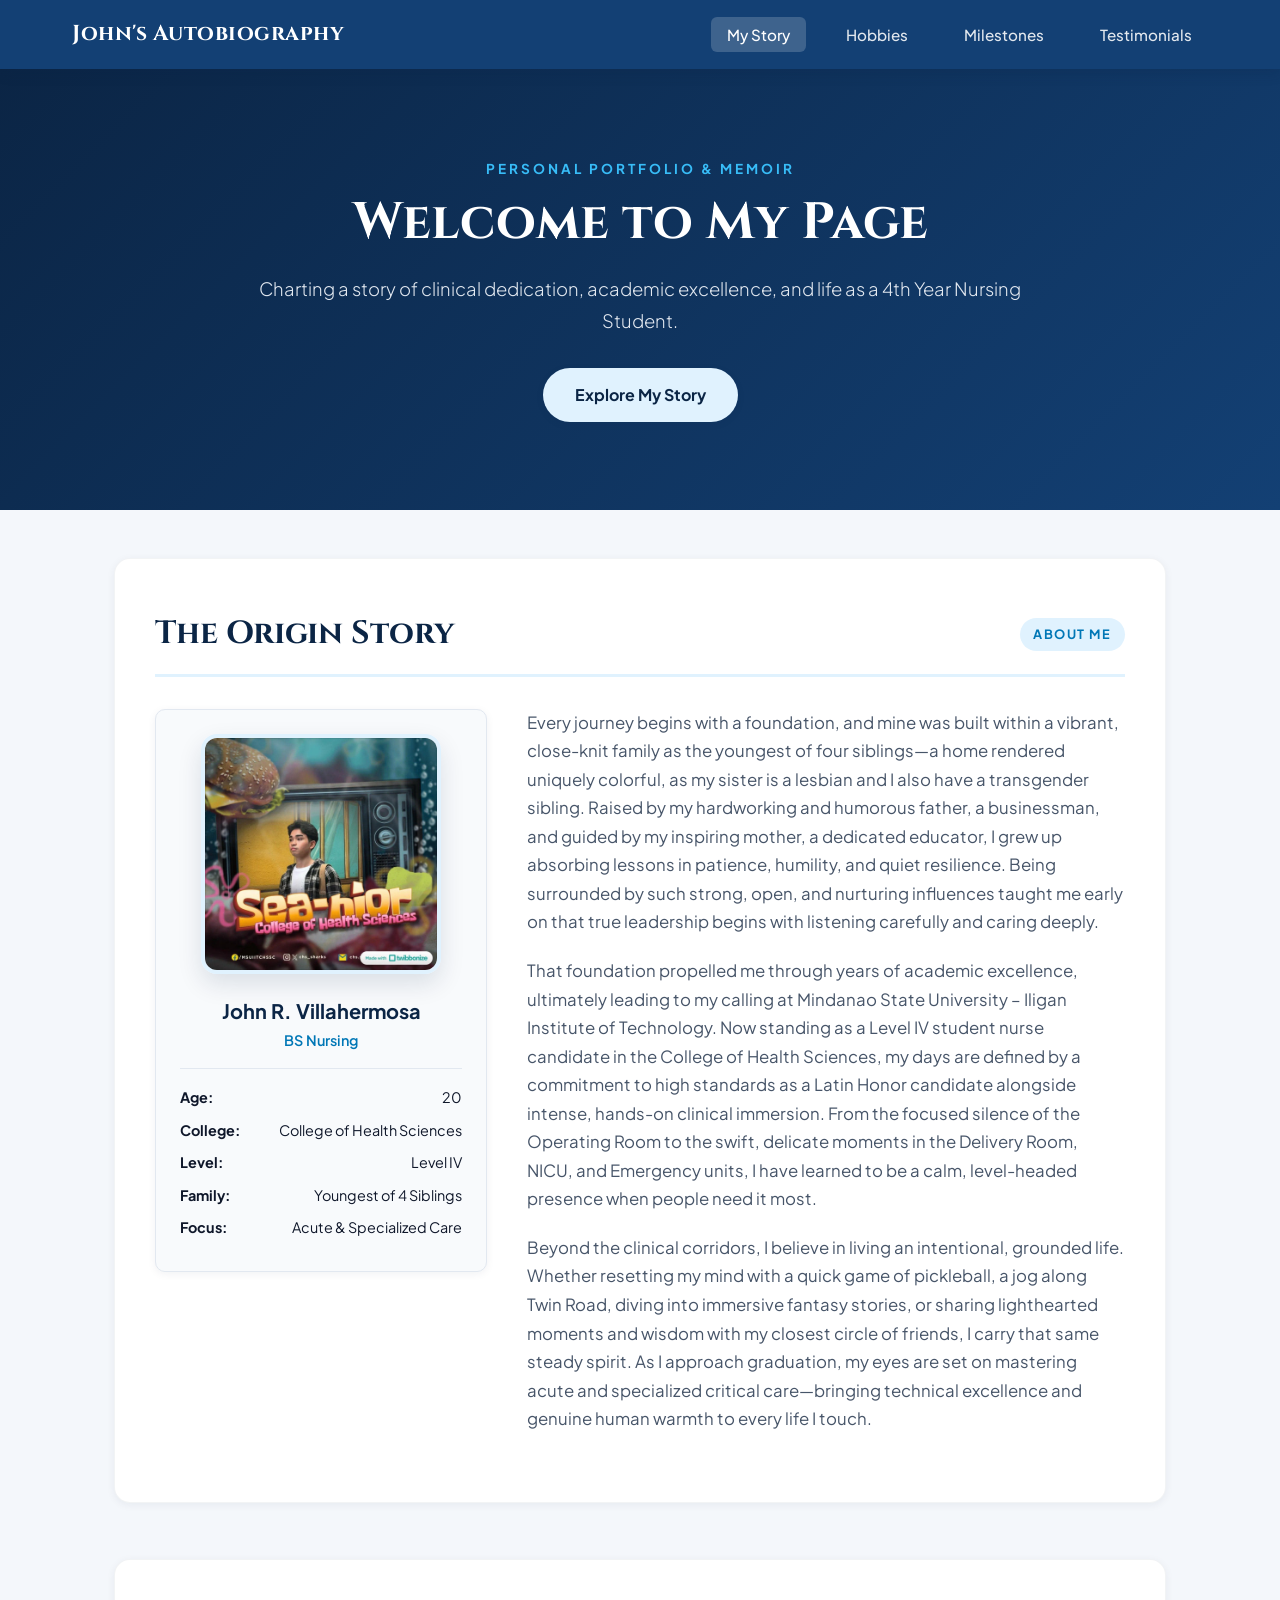
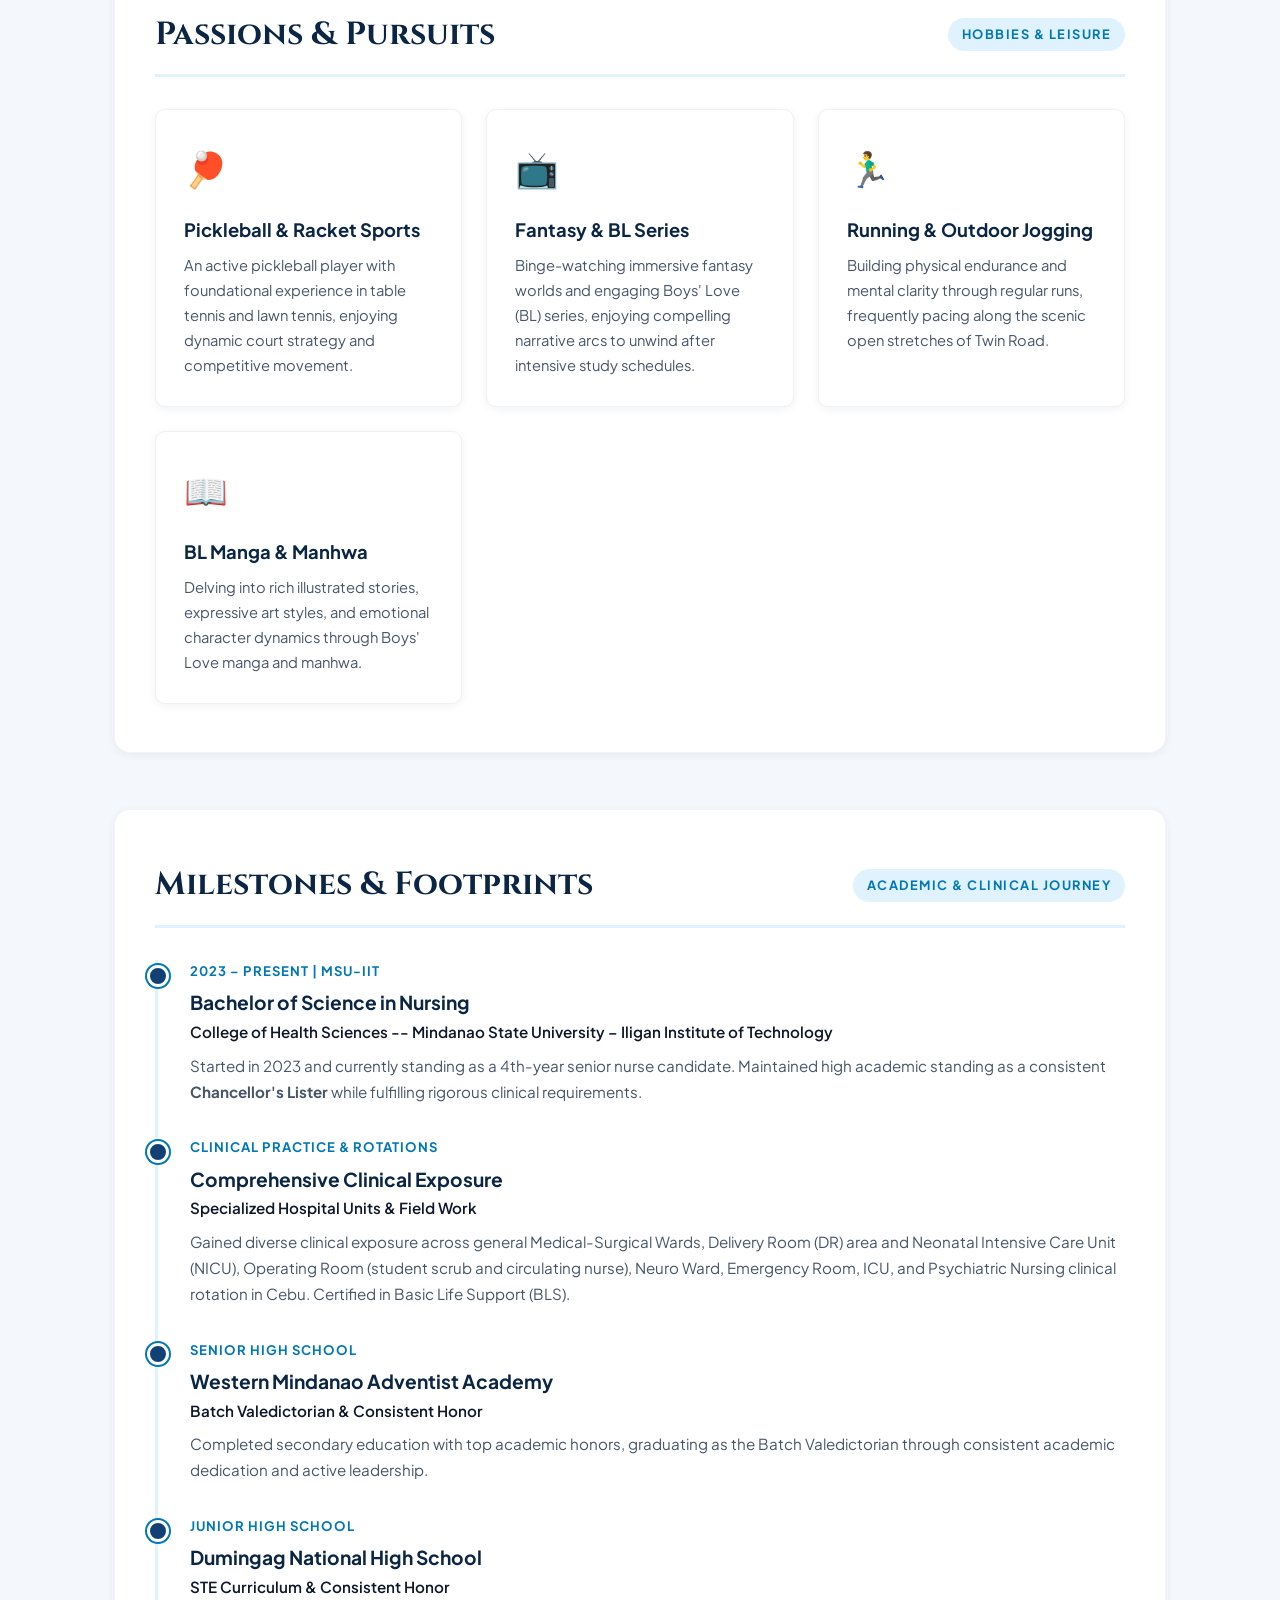
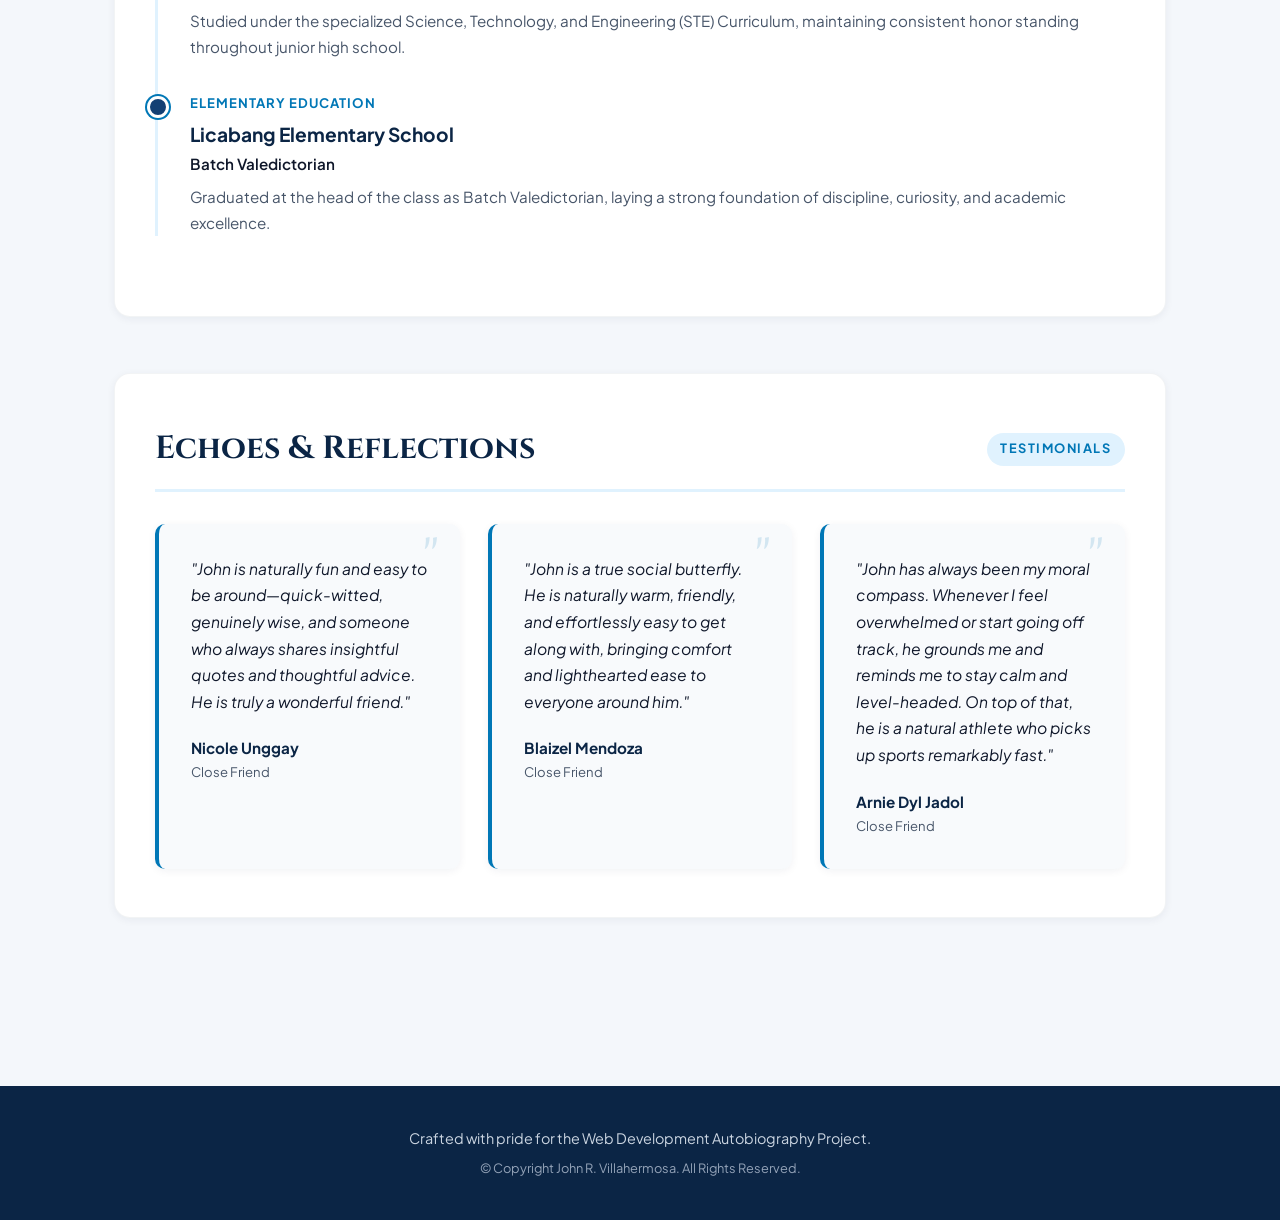
<file: index.html>
<!DOCTYPE html>
<html lang="en">
<head>
    <meta charset="UTF-8">
    <meta name="viewport" content="width=device-width, initial-scale=1.0">
    <title>John R. Villahermosa | An Autobiographical Journey</title>
    <!-- Google Fonts for Typography -->
    <link rel="preconnect" href="https://fonts.googleapis.com">
    <link rel="preconnect" href="https://fonts.gstatic.com" crossorigin>
    <link href="https://fonts.googleapis.com/css2?family=Cinzel:wght@600;700&family=Plus+Jakarta+Sans:wght@300;400;500;600;700&display=swap" rel="stylesheet">
    
    <style>
        /* ==========================================
           RESET & DESIGN SYSTEM (Blue Palette)
           ========================================== */
        :root {
            --primary-blue: #0b2545;
            --header-blue: #134074;
            --accent-blue: #0077b6;
            --soft-blue: #e0f2fe;
            --light-bg: #f4f7fb;
            --card-bg: #ffffff;
            --text-dark: #0f172a;
            --text-muted: #475569;
            --shadow-sm: 0 2px 8px rgba(11, 37, 69, 0.06);
            --shadow-md: 0 10px 25px rgba(11, 37, 69, 0.12);
            --radius-lg: 16px;
            --radius-md: 10px;
            --transition: all 0.3s ease;
        }

        * {
            margin: 0;
            padding: 0;
            box-sizing: border-box;
        }

        html {
            scroll-behavior: smooth;
            font-size: 16px;
        }

        body {
            font-family: 'Plus Jakarta Sans', sans-serif;
            background-color: var(--light-bg);
            color: var(--text-dark);
            line-height: 1.7;
        }

        a {
            text-decoration: none;
            color: inherit;
        }

        ul {
            list-style: none;
        }

        /* ==========================================
           HEADER & NAVIGATION BAR
           ========================================== */
        header {
            position: sticky;
            top: 0;
            z-index: 1000;
            background-color: var(--header-blue);
            box-shadow: 0 4px 12px rgba(11, 37, 69, 0.2);
        }

        .nav-container {
            max-width: 1200px;
            margin: 0 auto;
            display: flex;
            justify-content: space-between;
            align-items: center;
            padding: 1rem 2rem;
        }

        .site-logo {
            font-family: 'Cinzel', serif;
            font-size: 1.35rem;
            font-weight: 700;
            color: #ffffff;
            letter-spacing: 0.5px;
        }

        .nav-links {
            display: flex;
            gap: 1.5rem;
            align-items: center;
        }

        .nav-link {
            color: rgba(255, 255, 255, 0.88);
            font-weight: 500;
            font-size: 0.95rem;
            padding: 0.5rem 1rem;
            border-radius: 6px;
            transition: var(--transition);
        }

        .nav-link:hover, .nav-link.active {
            color: #ffffff;
            background-color: rgba(255, 255, 255, 0.18);
            transform: translateY(-1px);
        }

        /* ==========================================
           HERO / WELCOME SECTION
           ========================================== */
        .hero-section {
            background: linear-gradient(135deg, var(--primary-blue) 0%, var(--header-blue) 100%);
            color: #ffffff;
            text-align: center;
            padding: 5.5rem 1.5rem;
            position: relative;
        }

        .hero-content {
            max-width: 800px;
            margin: 0 auto;
        }

        .hero-subtitle {
            text-transform: uppercase;
            letter-spacing: 3px;
            font-size: 0.85rem;
            color: #38bdf8;
            font-weight: 700;
            margin-bottom: 0.75rem;
        }

        .hero-title {
            font-family: 'Cinzel', serif;
            font-size: 3.2rem;
            font-weight: 700;
            line-height: 1.2;
            margin-bottom: 1.25rem;
        }

        .hero-description {
            font-size: 1.15rem;
            color: #e2e8f0;
            font-weight: 300;
            margin-bottom: 2rem;
        }

        .cta-button {
            display: inline-block;
            background-color: var(--soft-blue);
            color: var(--primary-blue);
            padding: 0.85rem 2rem;
            border-radius: 50px;
            font-weight: 700;
            transition: var(--transition);
            box-shadow: var(--shadow-sm);
        }

        .cta-button:hover {
            background-color: #ffffff;
            transform: translateY(-3px);
            box-shadow: var(--shadow-md);
        }

        /* ==========================================
           MAIN CONTENT & LAYOUT
           ========================================== */
        main {
            max-width: 1100px;
            margin: 0 auto;
            padding: 3rem 1.5rem;
        }

        .content-section {
            background-color: var(--card-bg);
            border-radius: var(--radius-lg);
            padding: 3rem 2.5rem;
            margin-bottom: 3.5rem;
            box-shadow: var(--shadow-sm);
            border: 1px solid rgba(11, 37, 69, 0.05);
            scroll-margin-top: 100px;
        }

        .section-header {
            margin-bottom: 2rem;
            border-bottom: 3px solid var(--soft-blue);
            padding-bottom: 0.75rem;
            display: flex;
            align-items: center;
            justify-content: space-between;
        }

        .section-title {
            font-family: 'Cinzel', serif;
            font-size: 2rem;
            color: var(--primary-blue);
        }

        .section-tag {
            font-size: 0.8rem;
            font-weight: 700;
            text-transform: uppercase;
            letter-spacing: 1.5px;
            color: var(--accent-blue);
            background-color: var(--soft-blue);
            padding: 0.35rem 0.85rem;
            border-radius: 20px;
        }

        /* ==========================================
           SECTION 1: MY STORY (ENRICHED & POLISHED)
           ========================================== */
        .story-grid {
            display: grid;
            grid-template-columns: 1fr 1.8fr;
            gap: 2.5rem;
            align-items: start;
        }

        .profile-card {
            background-color: #f8fafc;
            border-radius: var(--radius-md);
            padding: 1.5rem;
            text-align: center;
            border: 1px solid #e2e8f0;
            box-shadow: var(--shadow-sm);
        }

        .profile-img-wrapper {
            width: 100%;
            max-width: 240px;
            height: 240px;
            margin: 0 auto 1.25rem;
            border-radius: 16px;
            overflow: hidden;
            border: 4px solid var(--soft-blue);
            box-shadow: var(--shadow-md);
        }

        .profile-img-wrapper img {
            width: 100%;
            height: 100%;
            object-fit: cover;
            object-position: center;
        }

        .profile-name {
            font-size: 1.25rem;
            font-weight: 700;
            color: var(--primary-blue);
        }

        .profile-role {
            font-size: 0.9rem;
            color: var(--accent-blue);
            font-weight: 600;
            margin-bottom: 1rem;
        }

        .info-list {
            text-align: left;
            font-size: 0.9rem;
            border-top: 1px solid #e2e8f0;
            padding-top: 1rem;
        }

        .info-list li {
            margin-bottom: 0.5rem;
            display: flex;
            justify-content: space-between;
        }

        .info-list strong {
            color: var(--text-dark);
        }

        .story-text p {
            margin-bottom: 1.25rem;
            color: var(--text-muted);
            font-size: 1.05rem;
        }

        /* ==========================================
           SECTION 2: PASSIONS & PURSUITS (HOBBIES)
           ========================================== */
        .hobbies-grid {
            display: grid;
            grid-template-columns: repeat(auto-fit, minmax(230px, 1fr));
            gap: 1.5rem;
        }

        .hobby-card {
            background-color: #ffffff;
            border-radius: var(--radius-md);
            padding: 1.75rem;
            border: 1px solid #edf2f7;
            box-shadow: var(--shadow-sm);
            transition: var(--transition);
        }

        .hobby-card:hover {
            transform: translateY(-5px);
            box-shadow: var(--shadow-md);
            border-color: var(--accent-blue);
        }

        .hobby-icon {
            font-size: 2.2rem;
            margin-bottom: 1rem;
            display: inline-block;
        }

        .hobby-title {
            font-size: 1.15rem;
            font-weight: 700;
            color: var(--primary-blue);
            margin-bottom: 0.5rem;
        }

        .hobby-desc {
            font-size: 0.92rem;
            color: var(--text-muted);
        }

        /* ==========================================
           SECTION 3: MILESTONES & FOOTPRINTS (RESUME)
           ========================================== */
        .timeline {
            position: relative;
            padding-left: 2rem;
            border-left: 3px solid var(--soft-blue);
        }

        .timeline-item {
            position: relative;
            margin-bottom: 2rem;
        }

        .timeline-item::before {
            content: '';
            position: absolute;
            left: -2.7rem;
            top: 0.3rem;
            width: 16px;
            height: 16px;
            border-radius: 50%;
            background-color: var(--header-blue);
            border: 3px solid #ffffff;
            box-shadow: 0 0 0 2px var(--accent-blue);
        }

        .timeline-date {
            font-size: 0.82rem;
            font-weight: 700;
            color: var(--accent-blue);
            text-transform: uppercase;
            letter-spacing: 1px;
            margin-bottom: 0.25rem;
        }

        .timeline-title {
            font-size: 1.2rem;
            font-weight: 700;
            color: var(--primary-blue);
        }

        .timeline-sub {
            font-size: 0.95rem;
            font-weight: 600;
            color: var(--text-dark);
            margin-bottom: 0.5rem;
        }

        .timeline-desc {
            font-size: 0.95rem;
            color: var(--text-muted);
        }

        /* ==========================================
           SECTION 4: TESTIMONIALS
           ========================================== */
        .testimonials-grid {
            display: grid;
            grid-template-columns: repeat(auto-fit, minmax(280px, 1fr));
            gap: 1.75rem;
        }

        .testimonial-card {
            background-color: #f8fafc;
            border-radius: var(--radius-md);
            padding: 2rem;
            position: relative;
            border-left: 4px solid var(--accent-blue);
            box-shadow: var(--shadow-sm);
        }

        .quote-mark {
            font-family: 'Cinzel', serif;
            font-size: 3.5rem;
            color: rgba(0, 119, 182, 0.15);
            position: absolute;
            top: 0.5rem;
            right: 1.25rem;
            line-height: 1;
        }

        .testimonial-text {
            font-style: italic;
            color: var(--text-dark);
            font-size: 0.98rem;
            margin-bottom: 1.25rem;
            position: relative;
            z-index: 1;
        }

        .author-name {
            font-weight: 700;
            color: var(--primary-blue);
            font-size: 0.95rem;
        }

        .author-role {
            font-size: 0.82rem;
            color: var(--text-muted);
        }

        /* ==========================================
           FOOTER
           ========================================== */
        footer {
            background-color: var(--primary-blue);
            color: #ffffff;
            text-align: center;
            padding: 2.5rem 1.5rem;
            margin-top: 4rem;
        }

        .footer-text {
            font-size: 0.9rem;
            color: #cbd5e1;
        }

        .footer-copy {
            margin-top: 0.5rem;
            font-size: 0.8rem;
            color: #94a3b8;
        }

        /* ==========================================
           RESPONSIVE MEDIA QUERIES
           ========================================== */
        @media (max-width: 850px) {
            .story-grid {
                grid-template-columns: 1fr;
            }

            .hero-title {
                font-size: 2.4rem;
            }

            .nav-container {
                flex-direction: column;
                gap: 1rem;
            }

            .nav-links {
                width: 100%;
                justify-content: center;
                flex-wrap: wrap;
            }
        }
    </style>
</head>
<body>

    <!-- NAVIGATION HEADER -->
    <header>
        <div class="nav-container">
            <div class="site-logo">John's Autobiography</div>
            <nav>
                <ul class="nav-links">
                    <li><a href="#story" class="nav-link active">My Story</a></li>
                    <li><a href="#hobbies" class="nav-link">Hobbies</a></li>
                    <li><a href="#milestones" class="nav-link">Milestones</a></li>
                    <li><a href="#testimonials" class="nav-link">Testimonials</a></li>
                </ul>
            </nav>
        </div>
    </header>

    <!-- HERO SECTION -->
    <section class="hero-section">
        <div class="hero-content">
            <p class="hero-subtitle">Personal Portfolio & Memoir</p>
            <h1 class="hero-title">Welcome to My Page</h1>
            <p class="hero-description">Charting a story of clinical dedication, academic excellence, and life as a 4th Year Nursing Student.</p>
            <a href="#story" class="cta-button">Explore My Story</a>
        </div>
    </section>

    <!-- MAIN CONTENT AREA -->
    <main>

        <!-- SECTION 1: MY STORY (ENRICHED & POLISHED) -->
        <section id="story" class="content-section">
            <div class="section-header">
                <h2 class="section-title">The Origin Story</h2>
                <span class="section-tag">About Me</span>
            </div>
            <div class="story-grid">
                <div class="profile-card">
                    <div class="profile-img-wrapper">
                        <img src="1000045239.jpg" alt="John R. Villahermosa">
                    </div>
                    <h3 class="profile-name">John R. Villahermosa</h3>
                    <p class="profile-role">BS Nursing</p>
                    <ul class="info-list">
                        <li><strong>Age:</strong> 20</li>
                        <li><strong>College:</strong> College of Health Sciences</li>
                        <li><strong>Level:</strong> Level IV</li>
                        <li><strong>Family:</strong> Youngest of 4 Siblings</li>
                        <li><strong>Focus:</strong> Acute & Specialized Care</li>
                    </ul>
                </div>
                <div class="story-text">
                    <p>Every journey begins with a foundation, and mine was built within a vibrant, close-knit family as the youngest of four siblings—a home rendered uniquely colorful, as my sister is a lesbian and I also have a transgender sibling. Raised by my hardworking and humorous father, a businessman, and guided by my inspiring mother, a dedicated educator, I grew up absorbing lessons in patience, humility, and quiet resilience. Being surrounded by such strong, open, and nurturing influences taught me early on that true leadership begins with listening carefully and caring deeply.</p>
                    <p>That foundation propelled me through years of academic excellence, ultimately leading to my calling at Mindanao State University – Iligan Institute of Technology. Now standing as a Level IV student nurse candidate in the College of Health Sciences, my days are defined by a commitment to high standards as a Latin Honor candidate alongside intense, hands-on clinical immersion. From the focused silence of the Operating Room to the swift, delicate moments in the Delivery Room, NICU, and Emergency units, I have learned to be a calm, level-headed presence when people need it most.</p>
                    <p>Beyond the clinical corridors, I believe in living an intentional, grounded life. Whether resetting my mind with a quick game of pickleball, a jog along Twin Road, diving into immersive fantasy stories, or sharing lighthearted moments and wisdom with my closest circle of friends, I carry that same steady spirit. As I approach graduation, my eyes are set on mastering acute and specialized critical care—bringing technical excellence and genuine human warmth to every life I touch.</p>
                </div>
            </div>
        </section>

        <!-- SECTION 2: PASSIONS & PURSUITS (HOBBIES) -->
        <section id="hobbies" class="content-section">
            <div class="section-header">
                <h2 class="section-title">Passions & Pursuits</h2>
                <span class="section-tag">Hobbies & Leisure</span>
            </div>
            <div class="hobbies-grid">
                <div class="hobby-card">
                    <span class="hobby-icon">🏓</span>
                    <h3 class="hobby-title">Pickleball & Racket Sports</h3>
                    <p class="hobby-desc">An active pickleball player with foundational experience in table tennis and lawn tennis, enjoying dynamic court strategy and competitive movement.</p>
                </div>
                <div class="hobby-card">
                    <span class="hobby-icon">📺</span>
                    <h3 class="hobby-title">Fantasy & BL Series</h3>
                    <p class="hobby-desc">Binge-watching immersive fantasy worlds and engaging Boys' Love (BL) series, enjoying compelling narrative arcs to unwind after intensive study schedules.</p>
                </div>
                <div class="hobby-card">
                    <span class="hobby-icon">🏃‍♂️</span>
                    <h3 class="hobby-title">Running & Outdoor Jogging</h3>
                    <p class="hobby-desc">Building physical endurance and mental clarity through regular runs, frequently pacing along the scenic open stretches of Twin Road.</p>
                </div>
                <div class="hobby-card">
                    <span class="hobby-icon">📖</span>
                    <h3 class="hobby-title">BL Manga & Manhwa</h3>
                    <p class="hobby-desc">Delving into rich illustrated stories, expressive art styles, and emotional character dynamics through Boys' Love manga and manhwa.</p>
                </div>
            </div>
        </section>

        <!-- SECTION 3: MILESTONES & FOOTPRINTS (RESUME) -->
        <section id="milestones" class="content-section">
            <div class="section-header">
                <h2 class="section-title">Milestones & Footprints</h2>
                <span class="section-tag">Academic & Clinical Journey</span>
            </div>
            <div class="timeline">
                <div class="timeline-item">
                    <div class="timeline-date">2023 – Present | MSU-IIT</div>
                    <h3 class="timeline-title">Bachelor of Science in Nursing</h3>
                    <div class="timeline-sub">College of Health Sciences -- Mindanao State University – Iligan Institute of Technology</div>
                    <p class="timeline-desc">Started in 2023 and currently standing as a 4th-year senior nurse candidate. Maintained high academic standing as a consistent <strong>Chancellor's Lister</strong> while fulfilling rigorous clinical requirements.</p>
                </div>
                <div class="timeline-item">
                    <div class="timeline-date">Clinical Practice & Rotations</div>
                    <h3 class="timeline-title">Comprehensive Clinical Exposure</h3>
                    <div class="timeline-sub">Specialized Hospital Units & Field Work</div>
                    <p class="timeline-desc">Gained diverse clinical exposure across general Medical-Surgical Wards, Delivery Room (DR) area and Neonatal Intensive Care Unit (NICU), Operating Room (student scrub and circulating nurse), Neuro Ward, Emergency Room, ICU, and Psychiatric Nursing clinical rotation in Cebu. Certified in Basic Life Support (BLS).</p>
                </div>
                <div class="timeline-item">
                    <div class="timeline-date">Senior High School</div>
                    <h3 class="timeline-title">Western Mindanao Adventist Academy</h3>
                    <div class="timeline-sub">Batch Valedictorian & Consistent Honor</div>
                    <p class="timeline-desc">Completed secondary education with top academic honors, graduating as the Batch Valedictorian through consistent academic dedication and active leadership.</p>
                </div>
                <div class="timeline-item">
                    <div class="timeline-date">Junior High School</div>
                    <h3 class="timeline-title">Dumingag National High School</h3>
                    <div class="timeline-sub">STE Curriculum & Consistent Honor</div>
                    <p class="timeline-desc">Studied under the specialized Science, Technology, and Engineering (STE) Curriculum, maintaining consistent honor standing throughout junior high school.</p>
                </div>
                <div class="timeline-item">
                    <div class="timeline-date">Elementary Education</div>
                    <h3 class="timeline-title">Licabang Elementary School</h3>
                    <div class="timeline-sub">Batch Valedictorian</div>
                    <p class="timeline-desc">Graduated at the head of the class as Batch Valedictorian, laying a strong foundation of discipline, curiosity, and academic excellence.</p>
                </div>
            </div>
        </section>

        <!-- SECTION 4: ECHOES & REFLECTIONS (TESTIMONIALS) -->
        <section id="testimonials" class="content-section">
            <div class="section-header">
                <h2 class="section-title">Echoes & Reflections</h2>
                <span class="section-tag">Testimonials</span>
            </div>
            <div class="testimonials-grid">
                <div class="testimonial-card">
                    <span class="quote-mark">"</span>
                    <p class="testimonial-text">"John is naturally fun and easy to be around—quick-witted, genuinely wise, and someone who always shares insightful quotes and thoughtful advice. He is truly a wonderful friend."</p>
                    <div class="author-name">Nicole Unggay</div>
                    <div class="author-role">Close Friend</div>
                </div>
                <div class="testimonial-card">
                    <span class="quote-mark">"</span>
                    <p class="testimonial-text">"John is a true social butterfly. He is naturally warm, friendly, and effortlessly easy to get along with, bringing comfort and lighthearted ease to everyone around him."</p>
                    <div class="author-name">Blaizel Mendoza</div>
                    <div class="author-role">Close Friend</div>
                </div>
                <div class="testimonial-card">
                    <span class="quote-mark">"</span>
                    <p class="testimonial-text">"John has always been my moral compass. Whenever I feel overwhelmed or start going off track, he grounds me and reminds me to stay calm and level-headed. On top of that, he is a natural athlete who picks up sports remarkably fast."</p>
                    <div class="author-name">Arnie Dyl Jadol</div>
                    <div class="author-role">Close Friend</div>
                </div>
            </div>
        </section>

    </main>

    <!-- FOOTER -->
    <footer>
        <div class="footer-text">Crafted with pride for the Web Development Autobiography Project.</div>
        <div class="footer-copy">&copy; Copyright John R. Villahermosa. All Rights Reserved.</div>
    </footer>

</body>
</html>
</file>
